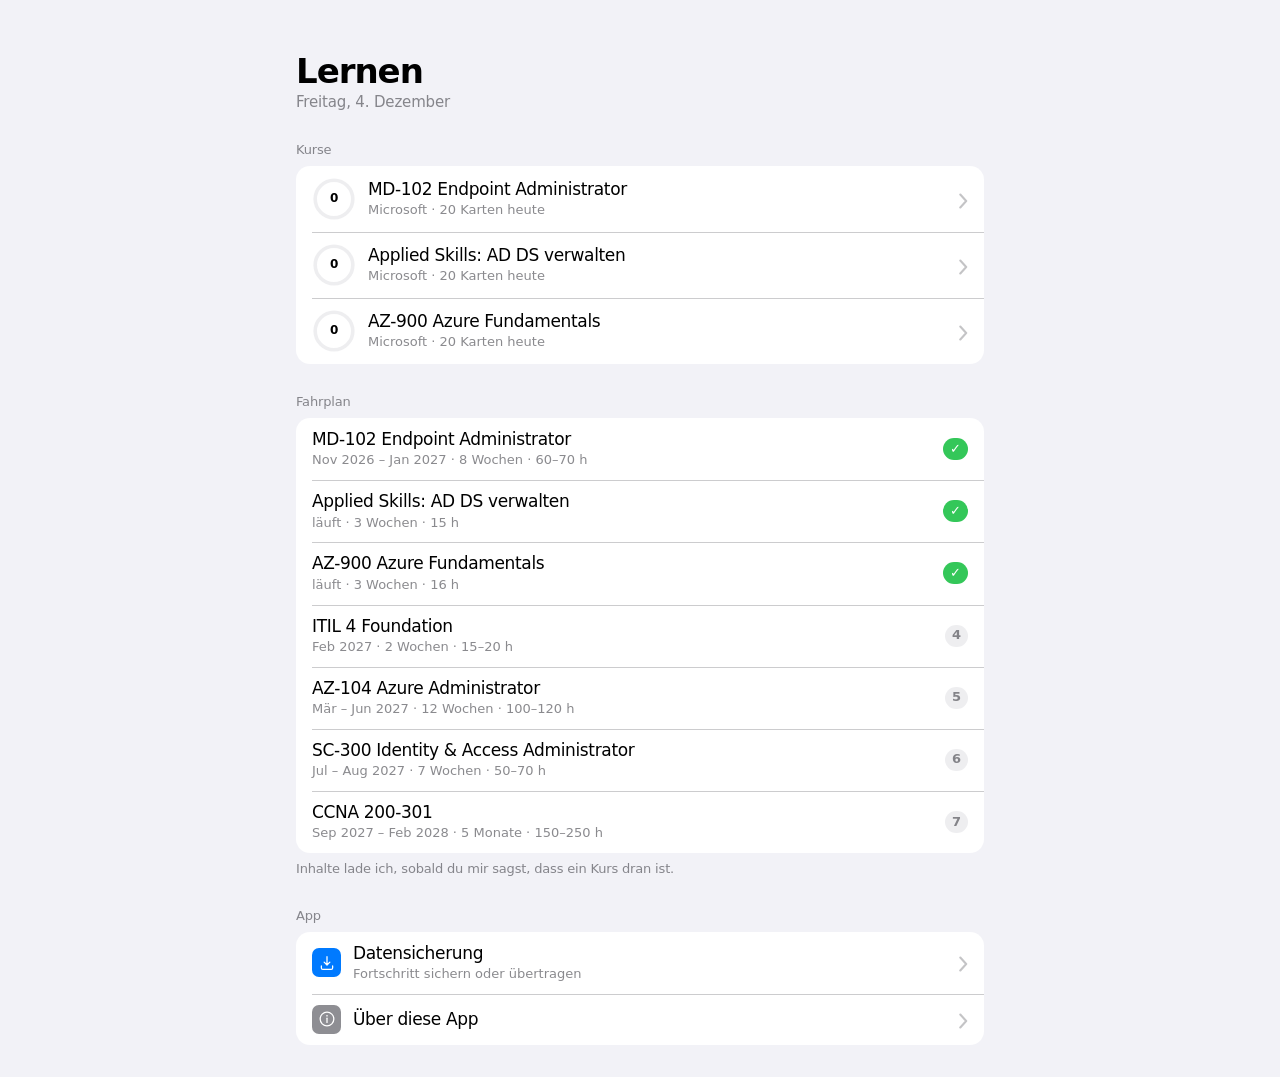
<file: index.html>
<!DOCTYPE html>
<html lang="de">
<head>
<meta charset="utf-8">
<meta name="viewport" content="width=device-width, initial-scale=1, viewport-fit=cover">
<meta name="theme-color" media="(prefers-color-scheme: light)" content="#f2f2f7">
<meta name="theme-color" media="(prefers-color-scheme: dark)" content="#000000">
<meta name="apple-mobile-web-app-capable" content="yes">
<meta name="apple-mobile-web-app-status-bar-style" content="default">
<meta name="apple-mobile-web-app-title" content="Lernen">
<link rel="apple-touch-icon" sizes="180x180" href="icon-180.png">
<link rel="manifest" href="manifest.webmanifest">
<title>Lernen</title>
<link rel="stylesheet" href="style.css">
</head>
<body>
<header id="navbar" hidden><div class="inner"></div></header>
<main id="app" class="ohne-tabs"><div class="boot">Lade&nbsp;…</div></main>
<nav id="tabbar" hidden></nav>
<div id="toast" class="toast"></div>
<script src="app.js"></script>
</body>
</html>
</file>
<file: style.css>
/* Lern-Cockpit – Gestaltung nach den Prinzipien von Apples Human Interface Guidelines:
   Klarheit, Zurückhaltung, Tiefe. Systemfarben, Systemschrift, gruppierte Listen,
   unscharfe Leisten, 44pt-Tippziele, heller und dunkler Modus. */

:root{
  color-scheme: light dark;

  /* Systemfarben – hell */
  --bg:#f2f2f7;            /* systemGroupedBackground */
  --fg1:#ffffff;           /* secondarySystemGroupedBackground – Listenflächen */
  --fg2:#f2f2f7;           /* tertiary – Felder auf Listenflächen */
  --sep:rgba(60,60,67,.26);
  --label:#000000;
  --label2:rgba(60,60,67,.6);
  --label3:rgba(60,60,67,.3);
  --tint:#007aff;
  --green:#34c759; --red:#ff3b30; --orange:#ff9500; --grau:#8e8e93;
  --fill:rgba(116,116,128,.12);
  --bar:rgba(249,249,249,.82);

  --rad:10px;              /* Radius gruppierter Listen */
  --rad-l:14px;
  --inset:16px;            /* Seitenabstand */
  --sat:env(safe-area-inset-top,0px);
  --sab:env(safe-area-inset-bottom,0px);
}
@media (prefers-color-scheme: dark){
  :root{
    --bg:#000000; --fg1:#1c1c1e; --fg2:#2c2c2e;
    --sep:rgba(84,84,88,.65);
    --label:#ffffff; --label2:rgba(235,235,245,.6); --label3:rgba(235,235,245,.3);
    --tint:#0a84ff;
    --green:#30d158; --red:#ff453a; --orange:#ff9f0a; --grau:#8e8e93;
    --fill:rgba(118,118,128,.24);
    --bar:rgba(22,22,24,.8);
  }
}

*{box-sizing:border-box;-webkit-tap-highlight-color:transparent}
html{-webkit-text-size-adjust:100%}
body{
  margin:0;background:var(--bg);color:var(--label);
  font-family:-apple-system,BlinkMacSystemFont,"SF Pro Text","Segoe UI",system-ui,sans-serif;
  font-size:17px;line-height:1.3;letter-spacing:-.01em;
  overscroll-behavior-y:none;
}
a{color:var(--tint);text-decoration:none}
button{font:inherit;color:inherit;background:none;border:0;padding:0;cursor:pointer;text-align:left}

/* ---------- Navigationsleiste ---------- */
#navbar{
  position:fixed;top:0;left:0;right:0;z-index:60;
  padding-top:var(--sat);
  background:transparent;transition:background .25s,box-shadow .25s;
}
#navbar.fest{background:var(--bar);-webkit-backdrop-filter:saturate(180%) blur(20px);
  backdrop-filter:saturate(180%) blur(20px);box-shadow:0 .5px 0 var(--sep)}
#navbar .inner{height:44px;display:flex;align-items:center;padding:0 8px;position:relative}
#navbar .zurueck{display:flex;align-items:center;gap:1px;color:var(--tint);font-size:17px;
  padding:6px 8px 6px 2px;min-height:44px}
#navbar .zurueck svg{width:12px;height:20px;flex:0 0 12px}
#navbar .titel{position:absolute;left:50%;transform:translateX(-50%);
  font-size:17px;font-weight:600;letter-spacing:-.02em;opacity:0;transition:opacity .2s;
  max-width:58%;overflow:hidden;text-overflow:ellipsis;white-space:nowrap}
#navbar.fest .titel{opacity:1}
#navbar .rechts{margin-left:auto;color:var(--tint);font-size:17px;padding:6px 8px;min-height:44px;
  display:flex;align-items:center}

/* ---------- Seite ---------- */
#app{padding:calc(var(--sat) + 44px) 0 calc(96px + var(--sab));max-width:720px;margin:0 auto}
#app.ohne-tabs{padding-bottom:calc(32px + var(--sab))}
.boot{color:var(--label2);padding:56px 0;text-align:center;font-size:15px}

h1.gross{font-size:34px;line-height:1.12;font-weight:700;letter-spacing:-.03em;
  margin:4px var(--inset) 2px;padding-top:4px}
.unter{margin:0 var(--inset) 4px;color:var(--label2);font-size:15px;line-height:1.35}

/* ---------- Gruppierte Liste ---------- */
.gruppe{margin:30px 0 0}
.gruppe > .kopf{font-size:13px;color:var(--label2);margin:0 var(--inset) 7px;line-height:1.3}
.gruppe > .fuss{font-size:13px;color:var(--label2);margin:7px var(--inset) 0;line-height:1.35}
.liste{background:var(--fg1);border-radius:var(--rad);margin:0 var(--inset);overflow:hidden}
@media (min-width:500px){ .liste{border-radius:var(--rad-l)} }

.zeile{display:flex;align-items:center;gap:12px;min-height:44px;padding:11px var(--inset);
  position:relative;width:100%;background:none}
.zeile + .zeile::before{content:"";position:absolute;left:var(--inset);right:0;top:0;height:.5px;background:var(--sep)}
.zeile.tap:active{background:var(--fill)}
.zeile .haupt{flex:1;min-width:0}
.zeile .t{display:block;font-size:17px;line-height:1.25;letter-spacing:-.02em}
.zeile .s{display:block;font-size:13px;color:var(--label2);margin-top:2px;line-height:1.3}
.zeile .wert{color:var(--label2);font-size:17px;white-space:nowrap}
.chev{width:9px;height:15px;flex:0 0 9px;color:var(--label3)}
.zeile .ikon{width:29px;height:29px;flex:0 0 29px;border-radius:7px;display:grid;place-items:center;color:#fff}
.zeile .ikon svg{width:18px;height:18px}

/* ---------- Abzeichen ---------- */
.badge{min-width:22px;height:22px;padding:0 7px;border-radius:11px;background:var(--grau);
  color:#fff;font-size:13px;font-weight:600;display:inline-flex;align-items:center;justify-content:center}
.badge.tint{background:var(--tint)} .badge.gruen{background:var(--green)}
.badge.rot{background:var(--red)} .badge.orange{background:var(--orange)}
.badge.leise{background:var(--fill);color:var(--label2)}

/* ---------- Fortschritt ---------- */
.bar{height:6px;background:var(--fill);border-radius:3px;overflow:hidden}
.bar > i{display:block;height:100%;background:var(--tint);border-radius:3px;transition:width .35s ease}
.bar > i.gruen{background:var(--green)}
.ring{position:relative;flex:0 0 auto}
.ring b{position:absolute;inset:0;display:grid;place-items:center;font-weight:600;letter-spacing:-.03em}

/* ---------- Kacheln ---------- */
.kacheln{display:grid;grid-template-columns:1fr 1fr;gap:10px;margin:0 var(--inset)}
.kachel{background:var(--fg1);border-radius:var(--rad);padding:14px}
.kachel b{display:block;font-size:28px;font-weight:600;letter-spacing:-.03em;line-height:1.1}
.kachel > span{display:block;font-size:13px;color:var(--label2);margin-top:3px}
.kachel b span{font-size:17px;color:var(--label2);font-weight:600}

/* ---------- Knöpfe ---------- */
.knopf{display:block;width:calc(100% - var(--inset)*2);margin:12px var(--inset);
  background:var(--tint);color:#fff;border-radius:12px;padding:0 16px;height:50px;
  font-size:17px;font-weight:600;letter-spacing:-.02em;text-align:center;line-height:50px}
.knopf:active{opacity:.7}
.knopf.leise{background:var(--fill);color:var(--tint)}
.knopf.warnung{background:var(--fill);color:var(--red)}
.knopf.klein{height:44px;line-height:44px;font-size:16px}
.knopfreihe{display:flex;gap:10px;margin:12px var(--inset)}
.knopfreihe > *{flex:1;width:auto;margin:0}

/* ---------- Lernkarte ---------- */
.flash{background:var(--fg1);border-radius:var(--rad-l);margin:8px var(--inset);padding:26px 20px;
  min-height:46vh;display:flex;flex-direction:column;justify-content:center}
.flash .dom{font-size:13px;color:var(--label2);text-align:center;margin-bottom:14px}
.flash .frage{font-size:22px;font-weight:600;letter-spacing:-.025em;line-height:1.28;text-align:center}
.flash .hinweis{text-align:center;color:var(--label3);font-size:15px;margin-top:20px}
.flash .antwort{margin-top:18px;padding-top:18px;border-top:.5px solid var(--sep);font-size:16px;line-height:1.45}
.flash .antwort p{margin:7px 0}
.bewerten{display:grid;grid-template-columns:repeat(4,1fr);gap:8px;margin:12px var(--inset)}
.bewerten button{background:var(--fg1);border-radius:12px;padding:11px 2px;text-align:center;
  font-size:12px;font-weight:600;letter-spacing:-.01em}
.bewerten button:active{background:var(--fill)}
.bewerten button i{display:block;font-style:normal;font-size:16px;margin-bottom:3px}
.bewerten button:nth-child(1){color:var(--red)} .bewerten button:nth-child(2){color:var(--orange)}
.bewerten button:nth-child(3){color:var(--tint)} .bewerten button:nth-child(4){color:var(--green)}

/* ---------- Fragen ---------- */
.frageblock{background:var(--fg1);border-radius:var(--rad);margin:8px var(--inset);padding:16px;
  font-size:17px;font-weight:600;letter-spacing:-.02em;line-height:1.32}
.frageblock .mehrfach{font-size:13px;font-weight:400;color:var(--label2);margin-top:6px}
.optionen{margin:0 var(--inset)}
.opt{display:flex;gap:11px;align-items:flex-start;width:100%;background:var(--fg1);
  border-radius:12px;padding:13px 14px;margin:8px 0;font-size:16px;line-height:1.35;
  border:1.5px solid transparent;transition:border-color .15s,background .15s}
.opt:active{background:var(--fill)}
.opt .b{flex:0 0 22px;height:22px;border-radius:11px;background:var(--fill);color:var(--label2);
  font-size:12px;font-weight:600;display:grid;place-items:center;margin-top:1px}
.opt.gewaehlt{border-color:var(--tint)} .opt.gewaehlt .b{background:var(--tint);color:#fff}
.opt.richtig{border-color:var(--green)} .opt.richtig .b{background:var(--green);color:#fff}
.opt.falsch{border-color:var(--red)} .opt.falsch .b{background:var(--red);color:#fff}
.erklaerung{background:var(--fg1);border-radius:var(--rad);margin:14px var(--inset);padding:16px;
  font-size:15px;line-height:1.5}
.erklaerung .kopfz{font-size:15px;font-weight:600;margin-bottom:8px;display:flex;align-items:center;gap:7px}
.erklaerung .kopfz.ok{color:var(--green)} .erklaerung .kopfz.nok{color:var(--red)}
.erklaerung p{margin:7px 0}

/* ---------- Fliesstext ---------- */
.text{background:var(--fg1);border-radius:var(--rad);margin:8px var(--inset);padding:4px 16px 16px;
  font-size:16px;line-height:1.52}
.text h3{font-size:20px;font-weight:700;letter-spacing:-.025em;margin:22px 0 8px}
.text h4{font-size:16px;font-weight:600;color:var(--tint);margin:18px 0 5px;letter-spacing:-.01em}
.text p{margin:9px 0}
.text ul{margin:9px 0;padding-left:21px}
.text li{margin:5px 0}
.text strong{font-weight:600}
.text code{background:var(--fill);padding:2px 6px;border-radius:5px;font-size:14px;
  font-family:ui-monospace,SFMono-Regular,Menlo,monospace}
.tbl{overflow-x:auto;-webkit-overflow-scrolling:touch;margin:14px 0}
.tbl table{border-collapse:collapse;width:100%;min-width:420px;font-size:14px}
.tbl th,.tbl td{border-bottom:.5px solid var(--sep);padding:9px 10px;text-align:left;vertical-align:top}
.tbl th{font-weight:600;color:var(--label2);font-size:13px;white-space:nowrap}
.tbl tr:last-child td{border-bottom:0}

/* ---------- Prüfung ---------- */
.timer{position:sticky;top:calc(var(--sat) + 44px);z-index:30;background:var(--bar);
  -webkit-backdrop-filter:blur(20px);backdrop-filter:blur(20px);
  padding:8px var(--inset);display:flex;justify-content:space-between;align-items:center;
  box-shadow:0 .5px 0 var(--sep);font-size:15px;color:var(--label2)}
.timer b{font-variant-numeric:tabular-nums;font-size:17px;color:var(--label);font-weight:600}
.timer.knapp b{color:var(--red)}

/* ---------- Tableiste ---------- */
#tabbar{position:fixed;left:0;right:0;bottom:0;z-index:60;display:flex;
  background:var(--bar);-webkit-backdrop-filter:saturate(180%) blur(20px);
  backdrop-filter:saturate(180%) blur(20px);box-shadow:0 -.5px 0 var(--sep);
  padding-bottom:var(--sab)}
#tabbar button{flex:1;height:49px;display:flex;flex-direction:column;align-items:center;
  justify-content:center;gap:2px;color:var(--grau);font-size:10px;font-weight:500;letter-spacing:0}
#tabbar button svg{width:26px;height:26px}
#tabbar button.an{color:var(--tint)}

/* ---------- Sonstiges ---------- */
.leer{text-align:center;color:var(--label2);padding:52px var(--inset);font-size:16px;line-height:1.45}
.leer .gross{font-size:46px;margin-bottom:12px;opacity:.5}
textarea.feld{width:calc(100% - var(--inset)*2);margin:0 var(--inset);background:var(--fg1);
  color:var(--label);border:0;border-radius:var(--rad);padding:14px;font-size:13px;line-height:1.4;
  font-family:ui-monospace,SFMono-Regular,Menlo,monospace;min-height:150px;resize:vertical}
textarea.feld:focus{outline:2px solid var(--tint);outline-offset:-2px}
.toast{position:fixed;left:50%;bottom:calc(72px + var(--sab));transform:translateX(-50%) translateY(10px);
  background:rgba(40,40,42,.95);color:#fff;padding:11px 18px;border-radius:22px;font-size:15px;
  z-index:90;opacity:0;transition:opacity .2s,transform .2s;pointer-events:none;max-width:84vw;text-align:center}
.toast.an{opacity:1;transform:translateX(-50%) translateY(0)}

/* ---------- Statuszeile über Karten und Drill ---------- */
.statuszeile,.drillbar{display:flex;justify-content:space-between;align-items:center;
  margin:2px var(--inset) 0;font-size:13px;color:var(--label2)}
.drillbar{margin-bottom:8px;font-weight:600;color:var(--label)}
.drillbar span:last-child{font-weight:400;color:var(--label2)}

/* ---------- Werkzeugleiste: markieren, Notiz, Flagge ---------- */
.werkzeuge{display:flex;gap:8px;margin:10px var(--inset) 0}
.werkzeuge button{flex:1;display:flex;align-items:center;justify-content:center;gap:6px;
  background:var(--fg1);border-radius:11px;min-height:44px;padding:0 10px;
  font-size:14px;color:var(--label2);font-weight:500}
.werkzeuge button svg{width:19px;height:19px;flex:0 0 19px}
.werkzeuge button:active{background:var(--fill)}
.werkzeuge button.an{color:var(--orange)}
.notiz{background:var(--fg1);border-left:3px solid var(--orange);border-radius:0 10px 10px 0;
  margin:10px var(--inset) 0;padding:12px 14px;font-size:15px;line-height:1.45;white-space:pre-wrap}
textarea.notizfeld{min-height:96px;margin-top:10px;font-family:inherit;font-size:16px}

/* ---------- Verlauf ---------- */
.verlauf{display:flex;align-items:flex-end;gap:4px;height:56px}
.verlauf i{flex:1;background:var(--tint);border-radius:3px;min-height:3px;display:block}

/* ---------- Suche ---------- */
.suchfeld{display:flex;align-items:center;gap:8px;background:var(--fg1);border-radius:11px;
  margin:10px var(--inset);padding:0 12px;height:44px}
.suchfeld span{display:flex;color:var(--label3)}
.suchfeld svg{width:19px;height:19px}
.suchfeld input{flex:1;border:0;background:none;color:var(--label);font-size:17px;
  font-family:inherit;outline:none;min-width:0;height:44px;-webkit-appearance:none}
.suchfeld input::placeholder{color:var(--label3)}

/* ---------- Prüfungsraster ---------- */
.raster{display:grid;grid-template-columns:repeat(auto-fill,minmax(46px,1fr));gap:9px;margin:10px var(--inset)}
.feldnr{height:46px;border-radius:11px;background:var(--fg1);color:var(--label2);
  font-size:16px;font-weight:600;display:grid;place-items:center;border:1.5px solid transparent}
.feldnr.bea{background:var(--tint);color:#fff}
.feldnr.mark{border-color:var(--orange)}
.feldnr:active{opacity:.7}
</file>
